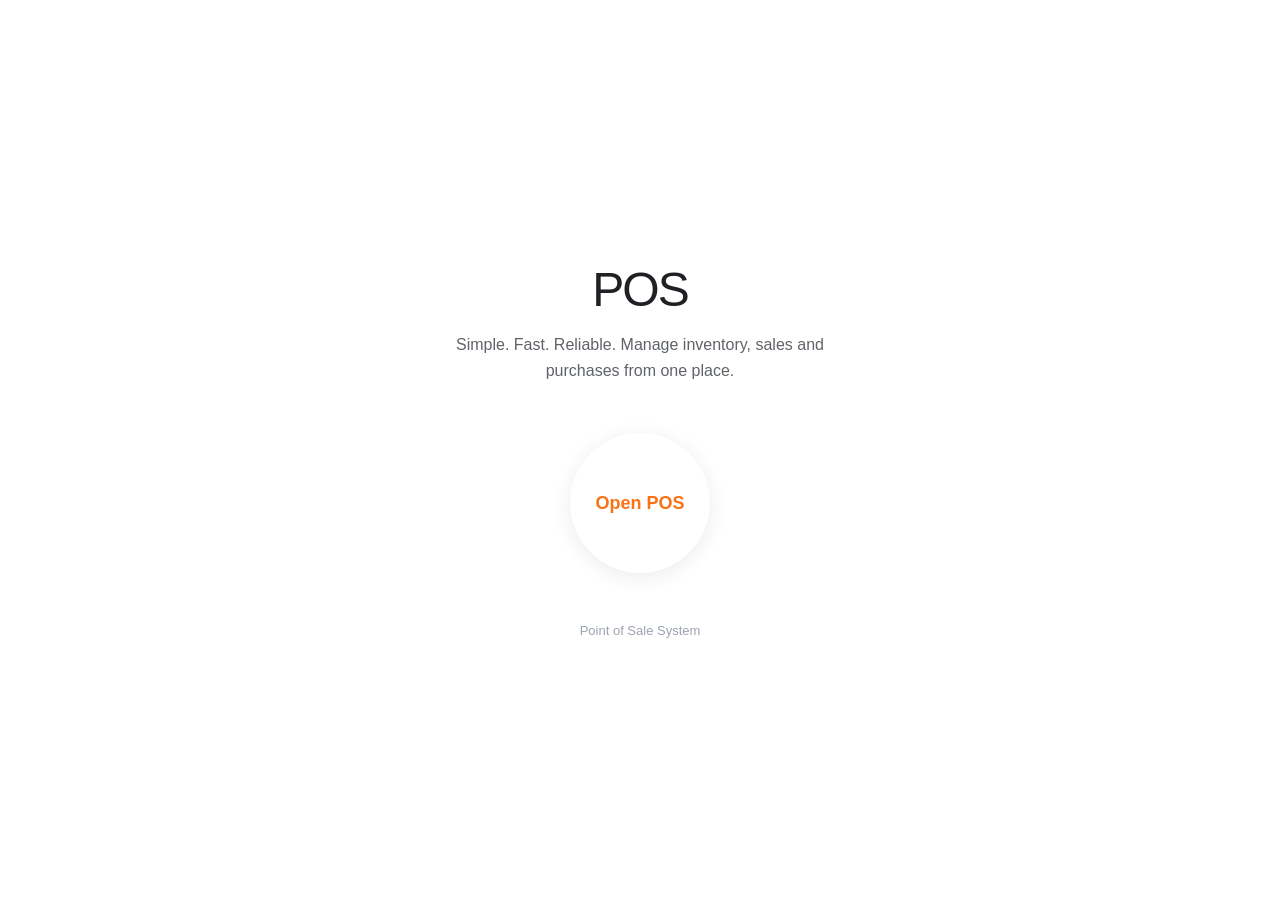
<file: index.html>
<!DOCTYPE html>
<html lang="en">
<head>

<meta charset="UTF-8">
<meta name="viewport" content="width=device-width, initial-scale=1.0">

<title>POS System</title>


<link rel="stylesheet" href="CSS/styles.css">

<link rel="stylesheet"
href="https://cdnjs.cloudflare.com/ajax/libs/font-awesome/6.5.1/css/all.min.css">
</head>
<body>

<header class="topbar">

<button id="menuBtn">
<i class="fas fa-bars"></i>
</button>

<div class="logo">
<p class="babage">BABAGE</p>
<p class="babage">pos</p>

</div>

<div class="clockdiv">
    <p id="clock"></p>
    <p class="developer"> By Babbage Zambia</p>
    <p class="developer"> +260772250680</p>
</div>

</header>

<div class="container">

<aside class="sidebar" id="sidebar">
    <div class="dev-brand">
<p class="babage">BABBAGE</p>
<p class="babage">pos</p>

</div>

<nav>

<a href="sales.html">

<i class="fas fa-history"></i>

Sales History

</a>

<a href="products.html">
<i class="fas fa-box"></i>
Products
</a>
<a href="#">
<i class="fas fa-users"></i>
Customers
</a>
<a href="purchase.html">
<i class="fas fa-chart-line"></i>
Purchase
</a>
<a href="reports.html">
<i class="fas fa-chart-line"></i>
Reports
</a>

<a href="#" id="settingsLink">
    <i class="fas fa-cog"></i>
    Settings
</a>

<a href="addprods.html">
<i class="fas fa-plus-circle"></i>
Add Product
</a>
<a class="logout-btn" onclick="logoutUser()">
    <i class="fa-solid fa-right-from-bracket" id="i"></i>
    Logout
</a>

</nav>

</aside>

<main class="main">

<section class="products">

<div class="toolbar">

<input
type="text"
placeholder="Search products..."
id="search" class="search">

<select id="categoryFilter">
    <option value="all">All Categories</option>
</select>

</div>

<div class="product-grid" id="productGrid">
</div>

</section>

<section class="cart">

<h2>Cart</h2>

<div id="cartItems">

<p class="empty">
No products selected
</p>

</div>

<div class="cart-footer">

<h3>
Total:
<span id="total">
K0.00
</span>
</h3>
<button class="checkout" id="clearCartBtn" style="background-color: rgb(226, 226, 226); color: red;">
Clear Cart
</button>
<button class="checkout"  id="checkoutBtn">
Checkout
</button>

</div>

</section>

</main>

</div>
<!-- CHECKOUT MODAL -->

<div class="modal" id="checkoutModal">

    <div class="modal-content">

        <div class="modal-header">

            <h2>Checkout</h2>

            <button id="closeModal">
                ×
            </button>

        </div>

        <div class="modal-body">

            <div class="form-group">

                <label>Total Amount</label>

                <input
                    type="text"
                    id="checkoutTotal"
                    readonly>

            </div>

            <div class="form-group">

                <label>Cash Received</label>

                <input
                    type="number"
                    id="cashReceived"
                    placeholder="Enter amount">

            </div>

            <div class="form-group">

                <label>Change</label>

                <input
                    type="text"
                    id="changeAmount"
                    readonly>

            </div>

            <button
                id="completeSaleBtn"
                class="complete-sale">

                Complete Sale

            </button>

        </div>

    </div>

</div>

<!-- RECEIPT MODAL -->

<div class="modal" id="receiptModal">

    <div class="modal-content">

        <div id="receiptContent">

            <div class="receipt-header">

                <h2 id="receiptBusinessName">
                    MY STORE
                </h2>

                <p id="receiptAddress"></p>

                <p id="receiptPhone"></p>

                <hr>

                <p>
                    Receipt No:
                    <span id="receiptNo"></span>
                </p>

                <p>
                    Date:
                    <span id="receiptDate"></span>
                </p>

            </div>

            <div id="receiptItems"></div>

            <hr>

            <div class="receipt-totals">

                <p>
                    Total:
                    <strong id="receiptTotal"></strong>
                </p>

                <p>
                    Paid:
                    <strong id="receiptPaid"></strong>
                </p>

                <p>
                    Change:
                    <strong id="receiptChange"></strong>
                </p>

            </div>

            <hr>

            <p class="receipt-footer">

                Thank you for your purchase.

            </p>

        </div>

        <div class="receipt-actions">

            <button id="printReceiptBtn">

                Print Receipt

            </button>

            <button id="closeReceiptBtn">

                Close

            </button>

        </div>

    </div>

</div>


<!-- SETTINGS MODAL -->

<div class="modal" id="settingsModal">

    <div class="modal-content">

        <div class="modal-header">

            <h2>Business Settings</h2>

            <button id="closeSettingsBtn">
                ×
            </button>

        </div>

        <div class="modal-body">

            <div class="form-group">

                <label>Business Name</label>

                <input
                    type="text"
                    id="businessName">

            </div>

            <div class="form-group">

                <label>Phone Number</label>

                <input
                    type="text"
                    id="businessPhone">

            </div>

            <div class="form-group">

                <label>Address</label>

                <input
                    type="text"
                    id="businessAddress">

            </div>

            <div class="form-group">

                <label>Currency</label>

                <input
                    type="text"
                    id="businessCurrency"
                    placeholder="ZMW">

            </div>

            <div class="form-group">

                <label>Receipt Footer</label>

                <textarea
                    id="receiptFooter"
                    rows="4"></textarea>

            </div>

            <button
                class="complete-sale"
                id="saveSettingsBtn">

                Save Settings

            </button>

        </div>

    </div>

</div>

<!-- ========================================
     GLOBAL MESSAGE MODAL
======================================== -->

<div
class="modal"
id="messageModal">

    <div class="modal-content message-box">

        <h3 id="messageTitle">

            Notification

        </h3>

        <p id="messageText">

        </p>

        <div class="message-actions">

            <button
            id="messageCancel">

                Cancel

            </button>

            <button
            id="messageOk">

                OK

            </button>

        </div>

    </div>

</div>
<script src="JS/auth.js"></script>
<script src="JS/lOut.js"></script>
<script src="JS/products.js"></script>
<script src="JS/app.js"></script>
<!--<script src="JS/products.js"></script>-->
</body>
</html>
</file>
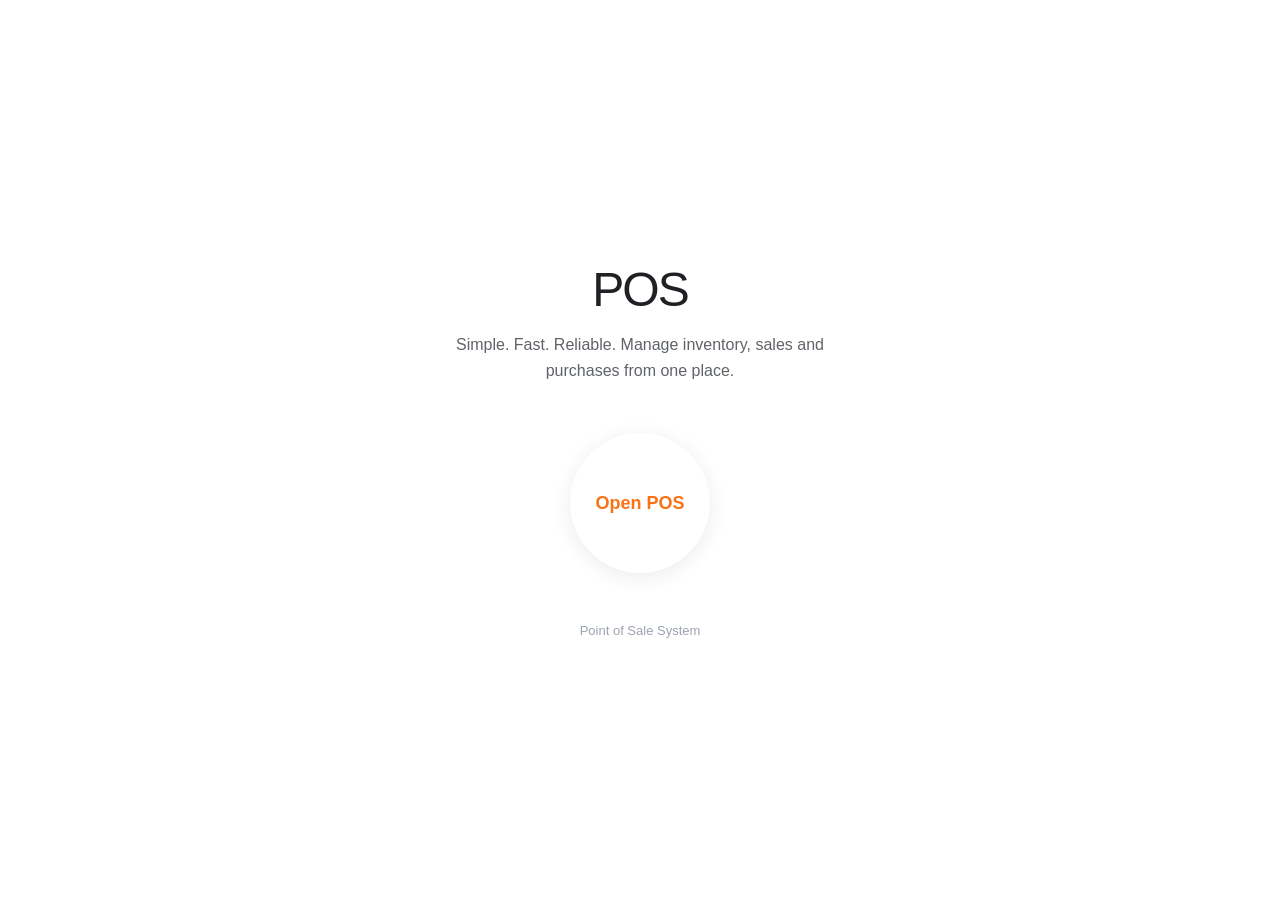
<file: addprods.html>
<!DOCTYPE html>
<html lang="en">

<head>

<meta charset="UTF-8">

<meta
name="viewport"
content="width=device-width, initial-scale=1.0">

<title>Add Product</title>

<link
rel="stylesheet"
href="CSS/add-products.css">

</head>

<body>

<div class="container">

    <div class="card">

        <!-- HEADER -->

        <div class="header">

            <div>

                <h1>
                    Add Product
                </h1>

                <p>
                    Create a new inventory item
                </p>

            </div>

            <a href="index.html">

                Back To POS

            </a>

        </div>

        <!-- PROGRESS BAR -->

        <div class="progress-wrapper">

            <div class="progress-line">

                <div
                    id="progressFill"
                    class="progress-fill">

                </div>

            </div>

            <div class="steps-nav">

                <div class="nav-step active">

                    <span>1</span>

                    <small>Product</small>

                </div>

                <div class="nav-step">

                    <span>2</span>

                    <small>Pricing</small>

                </div>

                <div class="nav-step">

                    <span>3</span>

                    <small>Stock</small>

                </div>

                <div class="nav-step">

                    <span>4</span>

                    <small>Review</small>

                </div>

            </div>

        </div>

        <!-- FORM -->

        <form id="productForm">

            <div class="form-stage">

                <!-- STEP 1 -->

                <div class="step active">

                    <h2>
                        Product Information
                    </h2>

                    <div class="form-group">

                        <label>

                            Product Name

                        </label>

                        <input
                            type="text"
                            id="productName"
                            placeholder="Enter product name"
                            required>

                    </div>

                    <div class="form-group">

                        <label>

                            Category

                        </label>

                        <input
                            type="text"
                            id="productCategory"
                            placeholder="Enter category"
                            required>

                    </div>

                </div>

                <!-- STEP 2 -->

                <div class="step">

                    <h2>
                        Pricing Information
                    </h2>

                    <div class="form-group">

                        <label>

                            Cost Price

                        </label>

                        <input
                        type="text"
                        id="costPrice"
                        placeholder="0.00"
                        step="0.01">

                    </div>

                    <div class="form-group">

                        <label>

                            Selling Price

                        </label>

                        <input
                            type="text"
                            id="sellingPrice"
                            placeholder="0.00"
                            step="0.01">

                    </div>

                    <div class="profit-card">

                        <div class="profit-item">

                            <span>

                                Profit Per Unit

                            </span>

                            <h3 id="profitAmount">

                                K0.00

                            </h3>

                        </div>

                        <div class="profit-item">

                            <span>

                                Profit Margin

                            </span>

                            <h3 id="profitMargin">

                                0%

                            </h3>

                        </div>

                    </div>

                </div>

                <!-- STEP 3 -->

                <div class="step">

                    <h2>
                        Stock Information
                    </h2>

                    <div class="form-group">

                        <label>

                            Opening Stock Quantity

                        </label>

                        <input
                            type="number"
                            id="stockQty"
                            placeholder="Enter quantity"
                            required>

                    </div>

                </div>

                <!-- STEP 4 -->

                <div class="step">

                    <h2>
                        Product Review
                    </h2>

                    <div class="form-group">

                        <label>

                            Product Image URL

                        </label>

                        <input
                            type="text"
                            id="productImage"
                            placeholder="https://example.com/image.jpg">

                    </div>

                    <div class="image-preview">

                        <img
                            id="previewImage"
                            src="images/noimage.webp"
                            alt="Product Preview" width="120px">

                    </div>

                    <div class="review-card">

                        <h3
                            style="
                            margin-bottom:15px;
                            color:#0f172a;">

                            Product Summary

                        </h3>

                        <div id="reviewContent">

                        </div>

                    </div>

                </div>

            </div>

            <!-- ACTION BUTTONS -->

            <div class="form-actions">

                <button
                    type="button"
                    id="prevBtn">

                    Previous

                </button>

                <button
                    type="button"
                    id="nextBtn">

                    Next

                </button>

                <button
                    type="submit"
                    id="submitBtn">

                    Save Product

                </button>

            </div>

        </form>

        <!-- SUCCESS TOAST -->

        <div
            id="toast"
            class="toast">

        </div>

    </div>

</div>
<script src="JS/auth.js"></script>
<script src="JS/apro.js"></script>

</body>

</html>
</file>
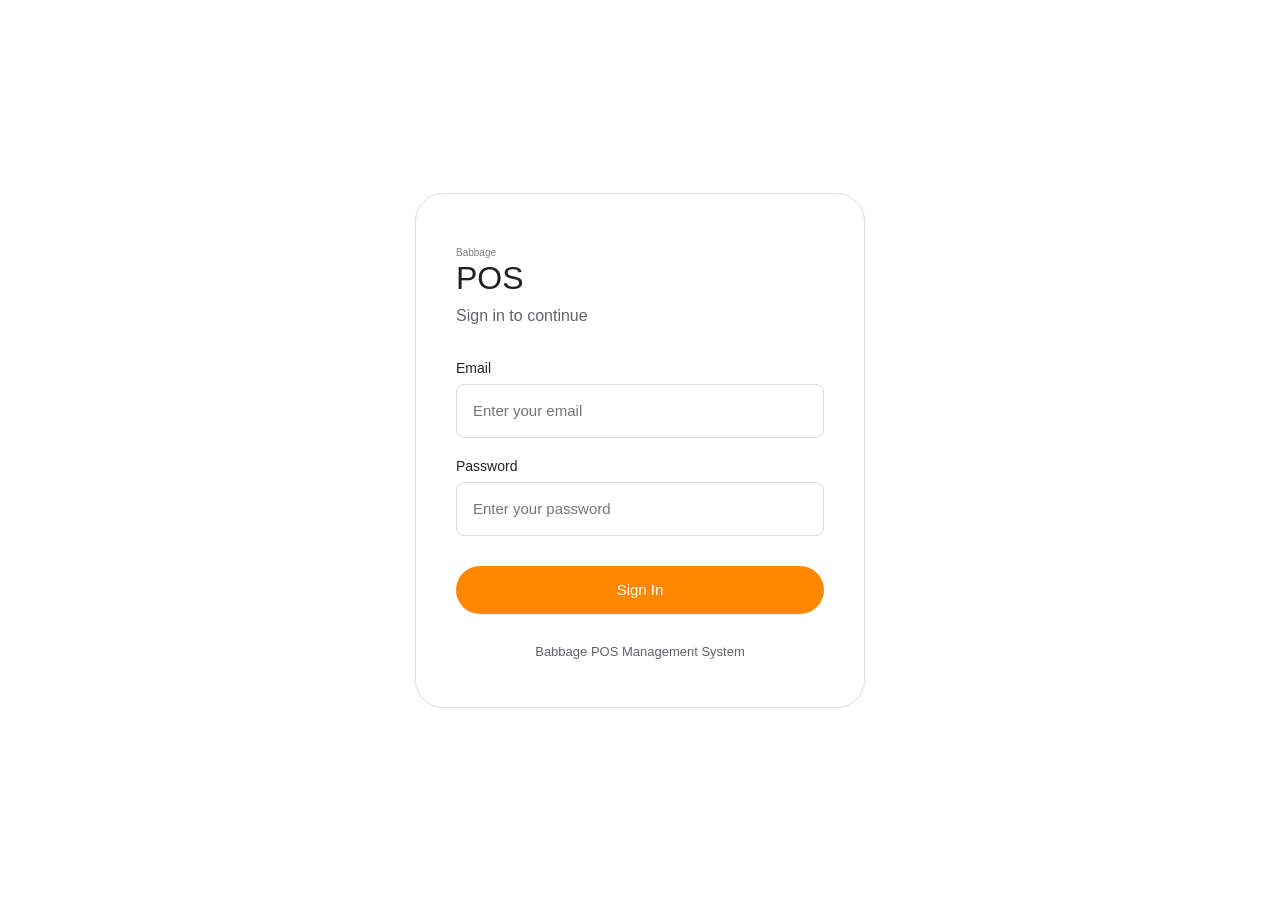
<file: login.html>
<!DOCTYPE html>
<html lang="en">
<head>
<meta charset="UTF-8">
<meta name="viewport" content="width=device-width, initial-scale=1.0">
<title>Babbage POS Login</title>

<link rel="stylesheet" href="CSS/login.css">
</head>
<body>

<div class="login-container">

    <div class="login-card">

        <div class="brand">
            <div><span class="babbage">Babbage</span> <h1>POS</h1></div>
            <p>Sign in to continue</p>
        </div>

        <form id="loginForm">

            <div class="input-group">
                <label>Email</label>
                <input
                    type="text"
                    placeholder="Enter your email"
                    required
                >
            </div>

            <div class="input-group">
                <label>Password</label>
                <input
                    type="password"
                    placeholder="Enter your password"
                    required
                >
            </div>

            <button type="submit">
                Sign In
            </button>

        </form>

        <div class="footer-text">
            Babbage POS Management System
        </div>

    </div>

</div>
<script src="JS/login.js"></script>

</body>
</html>
</file>
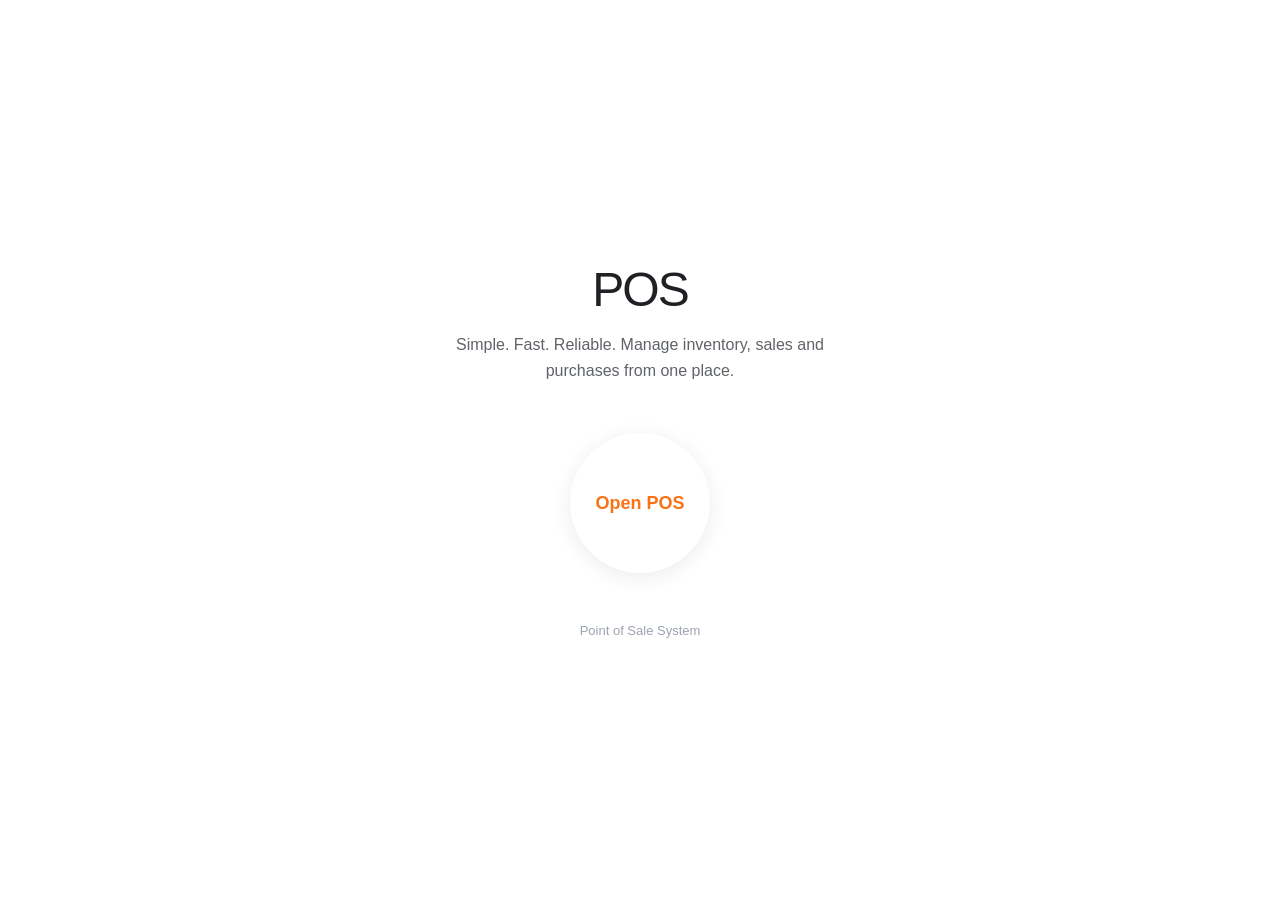
<file: phist.html>
<!DOCTYPE html>
<html lang="en">

<head>

<meta charset="UTF-8">

<meta
name="viewport"
content="width=device-width, initial-scale=1.0">

<title>Purchase History</title>


<link
rel="stylesheet"
href="https://cdnjs.cloudflare.com/ajax/libs/font-awesome/6.5.1/css/all.min.css">

<style>
/* =====================================
   RESET
===================================== */

*{
margin:0;
padding:0;
box-sizing:border-box;
font-family:
"Segoe UI",
Tahoma,
sans-serif;
}

body{
background:#f1f5f9;
padding:20px;
min-height:100vh;
}

/* =====================================
   CONTAINER
===================================== */

.container{
max-width:1300px;
margin:auto;
}

/* =====================================
   HEADER
===================================== */

.header{
display:flex;
justify-content:space-between;
align-items:center;
margin-bottom:20px;
gap:15px;
}

.header h1{
font-size:30px;
color:#0f172a;
}

.header p{
color:#64748b;
font-size:14px;
}

.header a{
background:#eb8525;
color:white;
text-decoration:none;
padding:12px 18px;
border-radius:10px;
font-weight:600;
}

/* =====================================
   CARD
===================================== */

.card{
background:white;
padding:20px;
border-radius:18px;
box-shadow:
0 10px 30px
rgba(0,0,0,.08);
}

/* =====================================
   TOOLBAR
===================================== */

.toolbar{
margin-bottom:20px;
}

.toolbar input{
width:100%;
padding:14px;
border:1px solid #d1d5db;
border-radius:12px;
font-size:15px;
}

/* =====================================
   TABLE
===================================== */

.table-wrapper{
overflow-x:auto;
}

.purchase-table{
width:100%;
border-collapse:collapse;
}

.purchase-table th{
background:#f8fafc;
padding:14px;
text-align:left;
font-size:14px;
border-bottom:1px solid #e2e8f0;
}

.purchase-table td{
padding:14px;
border-bottom:1px solid #e2e8f0;
font-size:14px;
}

.purchase-table tr:hover{
background:#fafafa;
}

/* =====================================
   ACTIONS
===================================== */

.actions{
display:flex;
gap:10px;
}

.action-btn{
border:none;
width:35px;
height:35px;
border-radius:50%;
cursor:pointer;
}

.view-btn{
background:#dbeafe;
color:#2563eb;
}

.print-btn{
background:#dcfce7;
color:#16a34a;
}

.delete-btn{
background:#fee2e2;
color:#dc2626;
}

/* =====================================
   MODAL
===================================== */

.modal{
position:fixed;
top:0;
left:0;
width:100%;
height:100%;
background:
rgba(0,0,0,.5);

display:none;
justify-content:center;
align-items:center;
padding:20px;
z-index:999;
}

.modal.show{
display:flex;
}

.modal-content{
background:white;
width:100%;
max-width:700px;
border-radius:20px;
padding:25px;
max-height:90vh;
overflow-y:auto;
}

.modal-header{
display:flex;
justify-content:space-between;
align-items:center;
margin-bottom:20px;
}

.modal-header button{
border:none;
background:none;
font-size:24px;
cursor:pointer;
}

/* =====================================
   PURCHASE DETAILS
===================================== */

.purchase-detail-item{
display:flex;
justify-content:space-between;
padding:10px 0;
border-bottom:1px solid #f1f5f9;
}

.purchase-total{
margin-top:20px;
padding-top:20px;
border-top:2px solid #e2e8f0;
font-size:20px;
font-weight:bold;
}

/* =====================================
   EMPTY
===================================== */

.empty{
text-align:center;
padding:40px;
color:#94a3b8;
}

/* =====================================
   MOBILE
===================================== */

@media(max-width:768px){

.header{
flex-direction:column;
align-items:flex-start;
}

.header a{
width:100%;
text-align:center;
}

.purchase-table{
font-size:12px;
}

}

</style>

</head>

<body>

<div class="container">

    <div class="header">

        <div>

            <h1>
                Purchase History
            </h1>

            <p>
                Inventory stock-in records
            </p>

        </div>

        <a href="purchase.html">

            New Purchase

        </a>

    </div>

    <div class="card">

        <div class="toolbar">

            <input
            type="text"
            id="searchPurchase"
            placeholder="Search supplier...">

        </div>

        <div
        id="purchaseHistory">

        </div>

    </div>

</div>

<!-- VIEW MODAL -->

<div
class="modal"
id="purchaseModal">

    <div class="modal-content">

        <div class="modal-header">

            <h2>
                Purchase Details
            </h2>

            <button
            id="closePurchaseModal">

                ×

            </button>

        </div>

        <div
        id="purchaseDetails">

        </div>

    </div>

</div>
<script src="JS/auth.js"></script>
<script>
    // =====================================
// ELEMENTS
// =====================================

const purchaseHistory =
document.getElementById(
"purchaseHistory"
);

const searchPurchase =
document.getElementById(
"searchPurchase"
);

const purchaseModal =
document.getElementById(
"purchaseModal"
);

const purchaseDetails =
document.getElementById(
"purchaseDetails"
);

const closePurchaseModal =
document.getElementById(
"closePurchaseModal"
);

// =====================================
// GET PURCHASES
// =====================================

function getPurchases(){

return JSON.parse(

localStorage.getItem(
"pos_purchases"
)

) || [];

}

// =====================================
// DELETE PURCHASE
// =====================================

function deletePurchase(id){

let purchases =
getPurchases();

purchases =
purchases.filter(

purchase =>

purchase.id !== id

);

localStorage.setItem(

"pos_purchases",

JSON.stringify(
purchases
)

);

renderPurchases();

}

// =====================================
// VIEW PURCHASE
// =====================================

function viewPurchase(id){

const purchase =
getPurchases().find(

p => p.id === id

);

if(!purchase) return;

purchaseDetails.innerHTML = `

<h3>
${purchase.id}
</h3>

<p>
Supplier:
<strong>
${purchase.supplier}
</strong>
</p>

<p>
Date:
${new Date(
purchase.date
).toLocaleString()}
</p>

<hr><br>

${purchase.items.map(item => `

<div class="purchase-detail-item">

<div>

${item.name}

</div>

<div>

${item.qty}
×
K${item.costPrice}

</div>

</div>

`).join("")}

<div class="purchase-total">

Total:
K${purchase.total.toFixed(2)}

</div>

`;

purchaseModal
.classList
.add("show");

}

// =====================================
// PRINT PURCHASE
// =====================================

function printPurchase(id){

const purchase =
getPurchases().find(

p => p.id === id

);

if(!purchase) return;

const win =
window.open(
"",
"_blank"
);

win.document.write(`

<h2>
Purchase Receipt
</h2>

<p>
Reference:
${purchase.id}
</p>

<p>
Supplier:
${purchase.supplier}
</p>

<p>
Date:
${new Date(
purchase.date
).toLocaleString()}
</p>

<hr>

${purchase.items.map(item => `

<p>

${item.name}

-

${item.qty}

×

K${item.costPrice}

</p>

`).join("")}

<hr>

<h3>

Total:
K${purchase.total.toFixed(2)}

</h3>

`);

win.print();

}

// =====================================
// RENDER
// =====================================

function renderPurchases(){

const purchases =
getPurchases();

if(
purchases.length === 0
){

purchaseHistory.innerHTML = `

<p class="empty">

No purchases found

</p>

`;

return;

}

purchaseHistory.innerHTML = `

<div class="table-wrapper">

<table
class="purchase-table">

<thead>

<tr>

<th>Date</th>

<th>Reference</th>

<th>Supplier</th>

<th>Items</th>

<th>Total</th>

<th>Actions</th>

</tr>

</thead>

<tbody>

${purchases.map(purchase => `

<tr>

<td>

${new Date(
purchase.date
).toLocaleDateString()}

</td>

<td>

${purchase.id}

</td>

<td>

${purchase.supplier}

</td>

<td>

${purchase.items.length}

</td>

<td>

K${purchase.total.toFixed(2)}

</td>

<td>

<div class="actions">

<button
class="action-btn view-btn"
onclick="viewPurchase('${purchase.id}')">

👁

</button>

<button
class="action-btn print-btn"
onclick="printPurchase('${purchase.id}')">

🖨

</button>

<button
class="action-btn delete-btn"
onclick="deletePurchase('${purchase.id}')">

🗑

</button>

</div>

</td>

</tr>

`).join("")}

</tbody>

</table>

</div>

`;

}

// =====================================
// SEARCH
// =====================================

if(searchPurchase){

searchPurchase.addEventListener(

"input",

() => {

const keyword =
searchPurchase.value
.toLowerCase();

const purchases =
getPurchases();

const filtered =
purchases.filter(

purchase =>

purchase.supplier
.toLowerCase()
.includes(keyword)

||

purchase.id
.toLowerCase()
.includes(keyword)

);

renderFiltered(
filtered
);

}

);

}

function renderFiltered(data){

if(data.length === 0){

purchaseHistory.innerHTML = `

<p class="empty">

No matching purchases

</p>

`;

return;

}

purchaseHistory.innerHTML = `

<div class="table-wrapper">

<table
class="purchase-table">

<thead>

<tr>

<th>Date</th>

<th>Reference</th>

<th>Supplier</th>

<th>Items</th>

<th>Total</th>

<th>Actions</th>

</tr>

</thead>

<tbody>

${data.map(purchase => `

<tr>

<td>
${new Date(
purchase.date
).toLocaleDateString()}
</td>

<td>
${purchase.id}
</td>

<td>
${purchase.supplier}
</td>

<td>
${purchase.items.length}
</td>

<td>
K${purchase.total.toFixed(2)}
</td>

<td>

<div class="actions">

<button
class="action-btn view-btn"
onclick="viewPurchase('${purchase.id}')">

👁

</button>

<button
class="action-btn print-btn"
onclick="printPurchase('${purchase.id}')">

🖨

</button>

<button
class="action-btn delete-btn"
onclick="deletePurchase('${purchase.id}')">

🗑

</button>

</div>

</td>

</tr>

`).join("")}

</tbody>

</table>

</div>

`;

}

// =====================================
// CLOSE MODAL
// =====================================

closePurchaseModal
.addEventListener(

"click",

() => {

purchaseModal
.classList
.remove("show");

}

);

// =====================================
// INITIALIZE
// =====================================

renderPurchases();
</script>

</body>

</html>
</file>
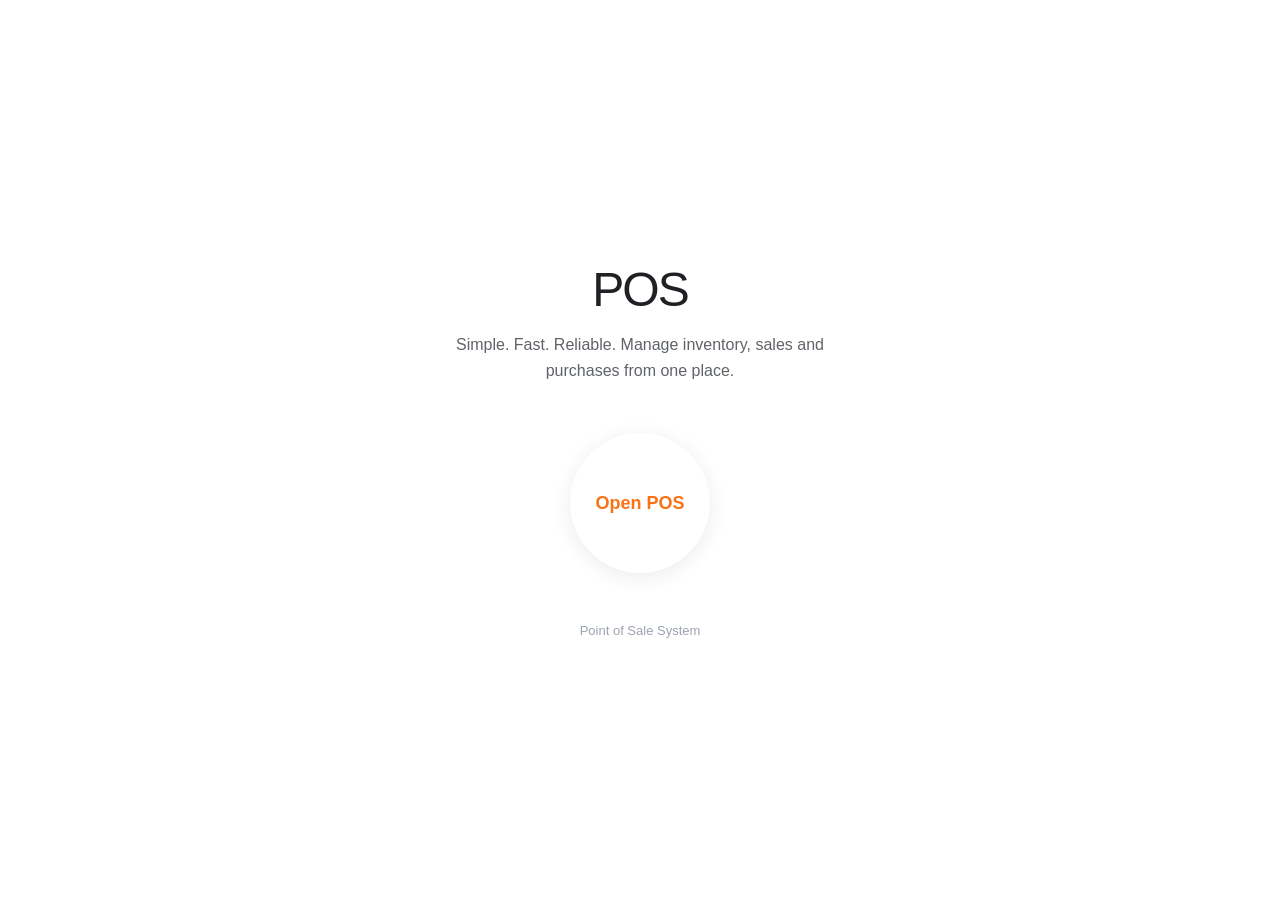
<file: products.html>
<!DOCTYPE html>
<html lang="en">
<head>

<meta charset="UTF-8">
<meta name="viewport"
content="width=device-width, initial-scale=1.0">

<title>Products Management</title>



<link rel="stylesheet"
href="https://cdnjs.cloudflare.com/ajax/libs/font-awesome/6.5.1/css/all.min.css">

<style>

*{
margin:0;
padding:0;
box-sizing:border-box;
font-family:Arial,sans-serif;
}

body{
background:#f4f6f9;
padding:20px;
}

.container{
max-width:1200px;
margin:auto;
}

.header{
display:flex;
justify-content:space-between;
align-items:center;
margin-bottom:20px;
flex-wrap:wrap;
gap:10px;
}

.header h1 {
    color: #696868;
    font-weight: 400;
}

.btn{
padding:10px 16px;
text-decoration:none;
background:#eb9525;
color:white;
border-radius:8px;
}

.add{
background:#929292;
color: #ffffff;
margin: 10px;
}

.toolbar{
margin-bottom:20px;
}

.toolbar input{
width:100%;
padding:12px;
border:1px solid #ddd;
border-radius:8px;
}

.table-wrapper{
background:white;
border-radius:12px;
overflow:auto;
box-shadow:0 3px 12px rgba(0,0,0,.08);
}

table{
width:100%;
border-collapse:collapse;
}

th,
td{
padding:14px;
text-align:left;
border-bottom:1px solid #eee;
}

.action-btn{
border:none;
padding:8px 12px;
cursor:pointer;
border-radius:6px;
margin-right:5px;
}

.edit-btn{
    color: rgb(93, 94, 93);
    padding: 10px;
    background-color: white;
    border-radius: 10px;
    cursor: pointer;
    border: 1px solid rgb(0, 153, 255);
}

.delete-btn{
    color: red;
    padding: 10px;
    background-color: white;
    border-radius: 10px;
    cursor: pointer;
    border: 1px solid rgb(255, 102, 0);
}

.delete-btn, .edit-btn {
    display: n;
}

.modal{
display:none;
position:fixed;
inset:0;
background:rgba(0,0,0,.5);
justify-content:center;
align-items:center;
}

.modal.show{
display:flex;
}

.modal-content{
background:white;
padding:20px;
width:95%;
max-width:500px;
border-radius:12px;
}

.modal-content input{
width:100%;
padding:12px;
margin-bottom:12px;
}

.modal-actions{
display:flex;
gap:10px;
}

.modal-actions button{
flex:1;
padding:12px;
cursor:pointer;
}

/* ========================================
   VIEW BUTTON
======================================== */

.view-btn{

    border:none;

    background:#ececec;

    color:rgb(199, 105, 29);

    width:40px;

    height:40px;

    border-radius:10px;

    cursor:pointer;

}

.view-btn:hover{

    transform:scale(1.05);

}

/* ========================================
   ACTION MODAL
======================================== */

.action-modal{

    width:95%;

    max-width:450px;

    animation:
        dropDown .35s ease;

}

.product-details{

    margin:20px 0;

}

.product-details p{

    padding:12px 0;

    border-bottom:
        1px solid #eee;

}

.action-buttons{

    display:flex;

    gap:10px;

}

.action-buttons button{

    flex:1;

    border:none;

    padding:14px;

    border-radius:10px;

    cursor:pointer;

    font-weight:600;

}

#editProductBtn{

    background:#ffffff;

    color:rgb(33, 172, 142);

}

#deleteProductBtn{

    background:#ffffff;

    color:rgb(212, 56, 56);

}
.klozbat{

    display: flex;
    padding: 10px;
    justify-content: right;
    align-items: center;
    margin-top: 10px;
    border-bottom:1px solid #dadada;
}
#closeActionModal{
    background-color: #ffffff;
    color: #eb9525;
    padding: 5px;
    border: none;
    border-radius: 2px;
    cursor: pointer;
}

@keyframes dropDown{

    from{

        transform:
            translateY(-80px);

        opacity:0;

    }

    to{

        transform:
            translateY(0);

        opacity:1;

    }

}

</style>

</head>

<body>

<div class="container">

    <div class="header">

        <h1>

            Product Management

        </h1>

        <div>

            <a
                href="addprods.html"
                class="btn add">

                <i class="fas fa-plus"></i>

                Add Product

            </a>

            <a
                href="index.html"
                class="btn">

                Back To POS

            </a>

        </div>

    </div>

    <div class="toolbar">

        <input
            type="text"
            id="productSearch"
            placeholder="Search products...">

    </div>

    <div class="table-wrapper">

        <table>

            <thead>

                <tr>

                    <th>Name</th>

                    <th>Category</th>

                    <th>Cost</th>

                    <th>Price</th>

                    <th>Stock</th>

                    <th>Actions</th>

                </tr>

            </thead>

            <tbody id="productsTableBody">

            </tbody>

        </table>

    </div>

</div>

<!-- EDIT MODAL -->

<div
    class="modal"
    id="editModal">

    <div class="modal-content">

        <h2>

            Edit Product

        </h2>

        <input
            type="hidden"
            id="editId">

        <input
            type="text"
            id="editName"
            placeholder="Product Name">

        <input
            type="text"
            id="editCategory"
            placeholder="Category">

        <input
            type="number"
            id="editCostPrice"
            placeholder="Cost Price">

        <input
            type="number"
            id="editSellingPrice"
            placeholder="Selling Price">

        <input
            type="number"
            id="editStock"
            placeholder="Stock">

        <div class="modal-actions">

            <button
                id="saveEditBtn">

                Save

            </button>

            <button
                id="closeModalBtn">

                Cancel

            </button>

        </div>

    </div>

</div>

<!-- PRODUCT ACTION MODAL -->

<div
    class="modal"
    id="productActionModal">

    <div class="modal-content action-modal">

        <div class="modal-header">

            <h2 id="actionProductName">

                Product

            </h2>

         
            <div class="klozbat">   
                
                <button
                id="closeActionModal">

                x

            </button>
        </div>

        </div>

        <div class="product-details">

            <p>

                <strong>Category:</strong>

                <span id="actionCategory"></span>

            </p>

            <p>

                <strong>Cost Price:</strong>

                <span id="actionCost"></span>

            </p>

            <p>

                <strong>Selling Price:</strong>

                <span id="actionPrice"></span>

            </p>

            <p>

                <strong>Stock:</strong>

                <span id="actionStock"></span>

            </p>

        </div>

        <div class="action-buttons">

            <button
                id="editProductBtn">

                <i class="fas fa-pen"></i>

                Edit

            </button>

            <button
                id="deleteProductBtn">

                <i class="fas fa-trash"></i>

                Delete

            </button>

        </div>

    </div>

</div>
<script src="JS/auth.js"></script>
<script src="JS/products-page.js"></script>

</body>
</html>
</file>
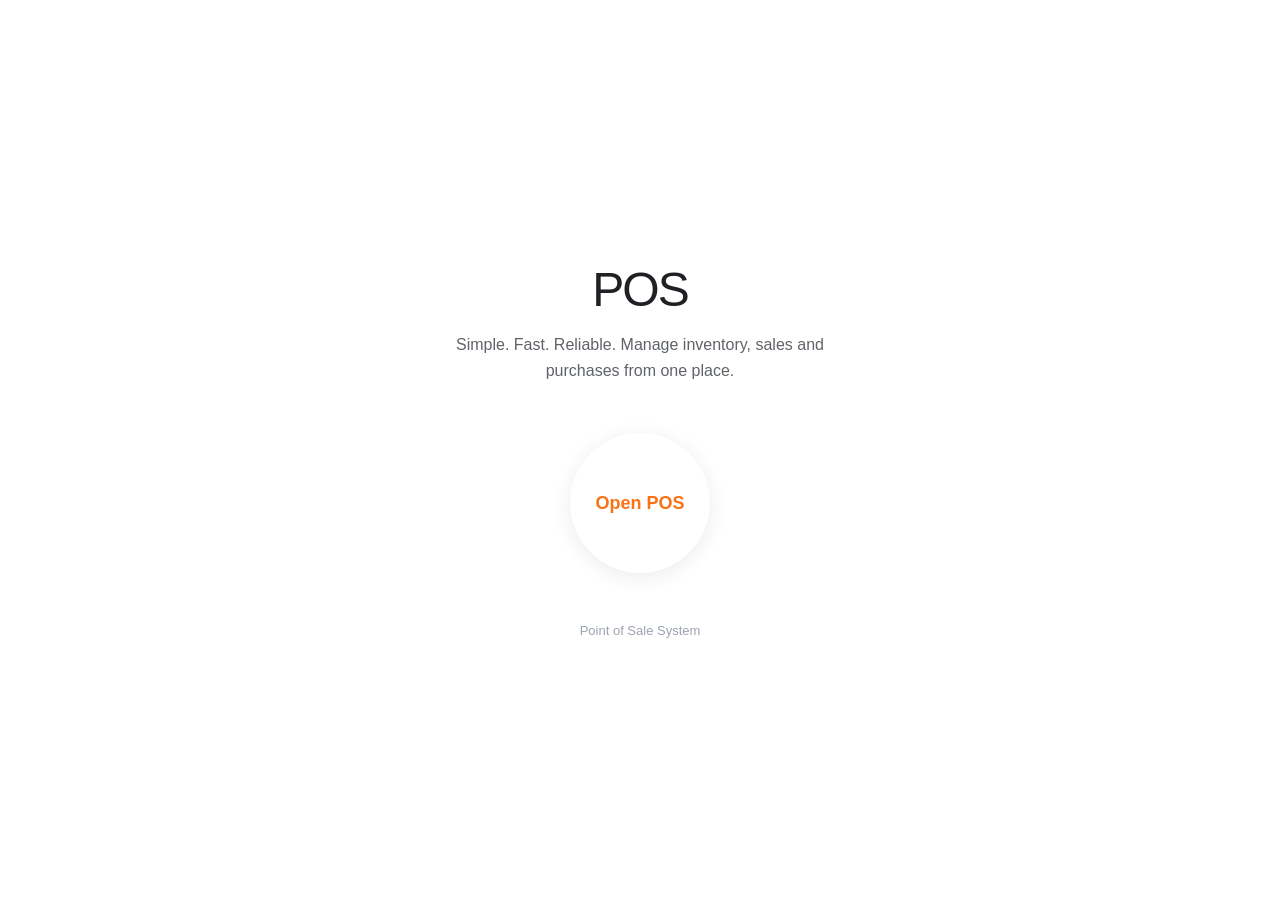
<file: purchase.html>
<!DOCTYPE html>
<html lang="en">

<head>

<meta charset="UTF-8">

<meta
name="viewport"
content="width=device-width, initial-scale=1.0">

<title>Purchase Inventory</title>

<link
rel="stylesheet"
href="CSS/purchase.css">

<link
rel="stylesheet"
href="https://cdnjs.cloudflare.com/ajax/libs/font-awesome/6.5.1/css/all.min.css">

</head>

<body>

<div class="purchase-page">

    <!-- HEADER -->

    <header class="purchase-header">

        <div>

            <h1>
                Purchase Inventory
            </h1>

            <p>
                Receive stock from suppliers
            </p>

        </div>

        <div class="header-actions">

            <a href="index.html">

                <i class="fas fa-cash-register"></i>

                POS

            </a>

            <a href="phist.html">

                <i class="fas fa-history"></i>

                Purchase History

            </a>

        </div>

    </header>

    <!-- TOP SECTION -->

    <section class="top-bar">

        <div class="supplier-box">

            <label>

                Supplier

            </label>

            <input
                type="text"
                id="supplierName"
                placeholder="Supplier name">

        </div>

        <div class="search-box">

            <label>

                Search Product

            </label>

            <input
                type="text"
                id="purchaseSearch"
                placeholder="Search inventory">

        </div>

    </section>

    <!-- MAIN CONTENT -->

    <section class="purchase-layout">

        <!-- PRODUCTS -->

        <div class="products-panel">

            <div class="panel-title">

                <h2>

                    Inventory Products

                </h2>

                <span id="productCount">

                    0 Products

                </span>

            </div>

            <div
                id="purchaseProductGrid"
                class="purchase-product-grid">

            </div>

        </div>

        <!-- PURCHASE CART -->

        <div class="cart-panel">

            <div class="panel-title">

                <h2>

                    Purchase Cart

                </h2>

            </div>

            <div
                id="purchaseItems"
                class="purchase-items">

                <div class="empty-state">

                    <i class="fas fa-cart-plus"></i>

                    <p>

                        No items added

                    </p>

                </div>

            </div>

            <div class="cart-footer">

                <div class="purchase-total">

                    <span>

                        Total Purchase

                    </span>

                    <h2
                        id="purchaseTotal">

                        K0.00

                    </h2>

                </div>

                <button
                    id="completePurchaseBtn">

                    <i class="fas fa-check-circle"></i>

                    Complete Purchase

                </button>

            </div>

        </div>

    </section>

</div>

<script src="JS/auth.js"></script>
<script src="JS/products.js"></script>
<script src="JS/puchase.js"></script>

</body>

</html>
</file>
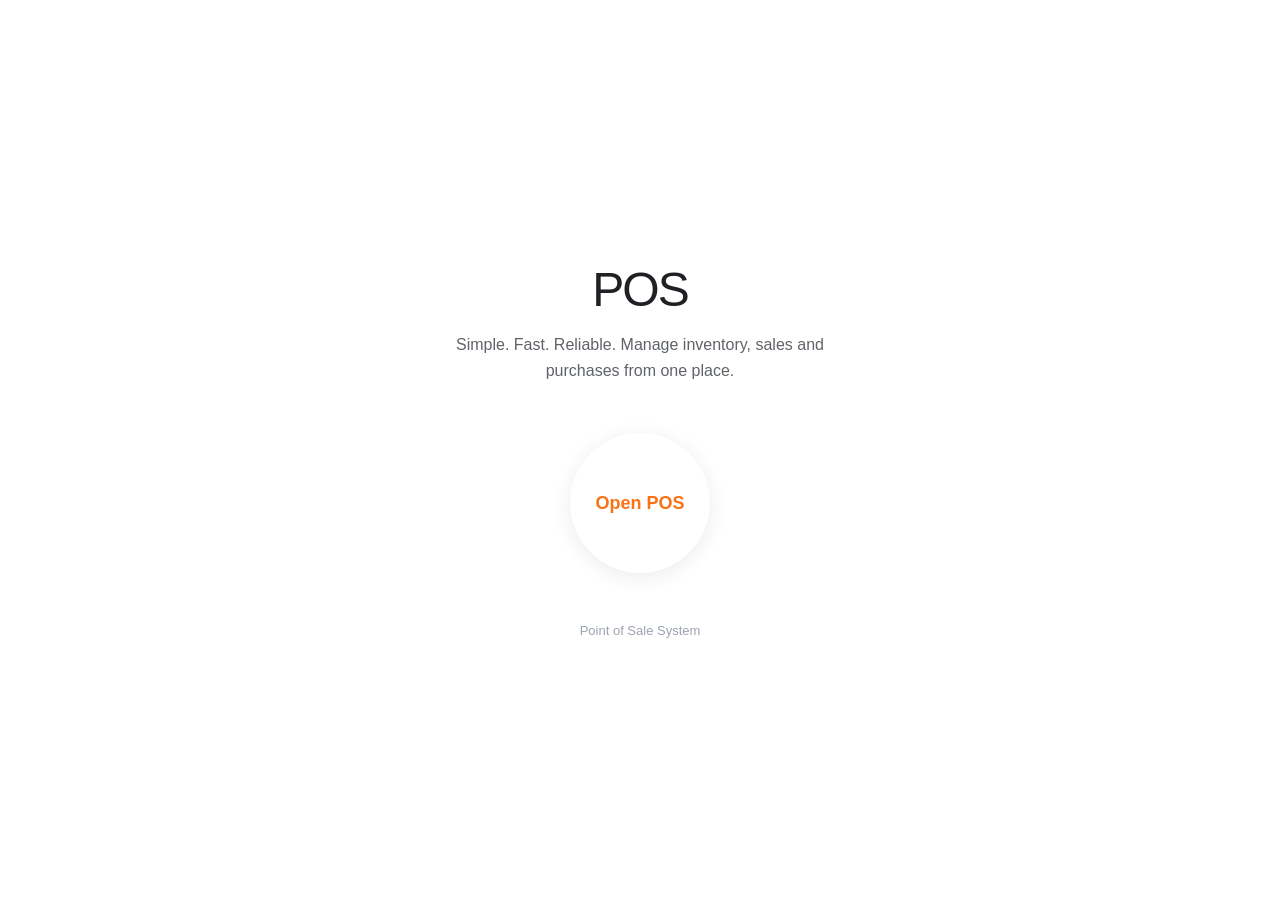
<file: sales.html>
<!DOCTYPE html>
<html lang="en">
<head>

<meta charset="UTF-8">

<meta name="viewport"
content="width=device-width,initial-scale=1.0">

<title>Sales History</title>

<link rel="stylesheet"
href="CSS/sales-history.css">

<link rel="stylesheet"
href="https://cdnjs.cloudflare.com/ajax/libs/font-awesome/6.5.1/css/all.min.css">

</head>

<body>

<div class="container">

    <div class="header">

        <h1>

            Sales History

        </h1>

        <a
            href="index.html"
            class="back-btn">

            Back To POS

        </a>

    </div>


    <div class="filters">

        <input
            type="text"
            id="searchSale"
            placeholder="Search Receipt">

    </div>

    <div class="stats">

        <div class="card">

            <h3>

                Transactions

            </h3>

            <p id="totalTransactions">
                0
            </p>

        </div>

        <div class="card">

            <h3>

                Revenue

            </h3>

            <p id="totalRevenue">
                K0.00
            </p>

        </div>

        <div class="card">

    <h3>

        Today's Sales

    </h3>

    <p id="todaySales">

        K0.00

    </p>

</div>

<div class="card">

    <h3>

        Monthly Sales

    </h3>

    <p id="monthlySales">

        K0.00

    </p>

</div>

    </div>

    <div id="salesContainer">

    </div>

</div>

<!--CONFIRMATION MODAL-->

<div
    class="confirm-modal"
    id="confirmModal">

    <div class="confirm-box">

        <h3 id="confirmTitle">

            Confirm Action

        </h3>

        <p id="confirmMessage">

            Are you sure?

        </p>

        <div class="confirm-actions">

            <button
                id="confirmCancel">

                Cancel

            </button>

            <button
                id="confirmOk">

                OK

            </button>

        </div>

    </div>

</div>
<!--END OF CONFIRMATION MODAL-->
<script src="JS/auth.js"></script>
<script src="JS/sales-history.js"></script>

</body>
</html>
</file>
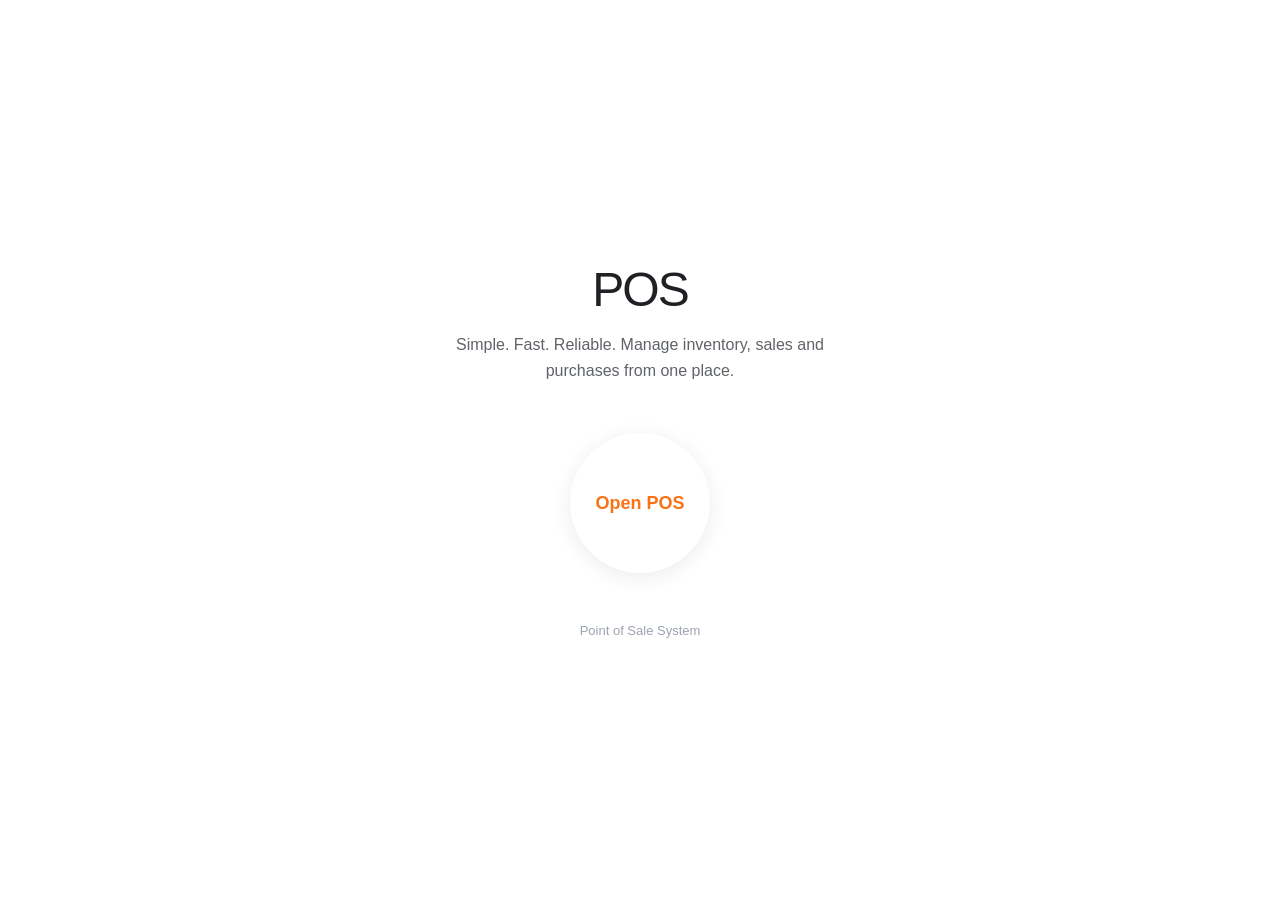
<file: welcome.html>
<!DOCTYPE html>
<html lang="en">
<head>

<meta charset="UTF-8">

<meta
name="viewport"
content="width=device-width, initial-scale=1.0">

<title>Welcome</title>

<style>

/* ==========================
   RESET
========================== */

*{
margin:0;
padding:0;
box-sizing:border-box;
font-family:
Arial,
Helvetica,
sans-serif;
}

/* ==========================
   PAGE
========================== */

body{

height:100vh;

display:flex;

justify-content:center;

align-items:center;

background:#ffffff;

color:#202124;

}

/* ==========================
   CONTENT
========================== */

.container{

display:flex;

flex-direction:column;

align-items:center;

text-align:center;

padding:20px;

}

.logo{

font-size:48px;

font-weight:300;

letter-spacing:-2px;

margin-bottom:15px;

color:#202124;

}

.subtitle{

font-size:16px;

color:#5f6368;

margin-bottom:50px;

max-width:400px;

line-height:1.6;

}

/* ==========================
   ROUND BUTTON
========================== */

.pos-btn{

width:140px;

height:140px;

border:none;

border-radius:50%;

background:#ffffff;

color:#f97316;

font-size:18px;

font-weight:600;

cursor:pointer;

box-shadow:
0 4px 20px
rgba(0,0,0,.08);

transition:.3s;

display:flex;

justify-content:center;

align-items:center;

text-decoration:none;

}

.pos-btn:hover{

transform:
translateY(-5px);

box-shadow:
0 15px 40px
rgba(0,0,0,.12);

background:#fff7ed;

}

.pos-btn:active{

transform:
scale(.98);

}

.footer{

margin-top:50px;

font-size:13px;

color:#9ca3af;

}

</style>

</head>

<body>

<div class="container">

    <h1 class="logo">
        POS
    </h1>

    <p class="subtitle">
        Simple. Fast. Reliable.
        Manage inventory, sales and purchases
        from one place.
    </p>

    <a
    href="login.html"
    class="pos-btn">

        Open POS

    </a>

    <div class="footer">
        Point of Sale System
    </div>

</div>

</body>
</html>
</file>
<file: CSS/styles.css>
/* ==========================================
   POS SYSTEM - PROFESSIONAL RESPONSIVE CSS
   Mobile First Design
========================================== */

:root{

    --primary:#f59e0b;
    --primary-dark:#d97706;

    --success:#10b981;
    --danger:#ef4444;

    --bg:#f8fafc;
    --card:#ffffff;

    --text:#0f172a;
    --muted:#64748b;

    --border:#e2e8f0;

    --shadow:
    0 4px 12px rgba(0,0,0,.05);

    --shadow-lg:
    0 12px 30px rgba(0,0,0,.08);

    --radius:16px;

    --transition:.25s ease;
}

.product-grid::-webkit-scrollbar,
#cartItems::-webkit-scrollbar{
    width:8px;
}

.product-grid::-webkit-scrollbar-thumb,
#cartItems::-webkit-scrollbar-thumb{
    background:#cbd5e1;
    border-radius:20px;
}

.product-grid::-webkit-scrollbar-thumb:hover,
#cartItems::-webkit-scrollbar-thumb:hover{
    background:#94a3b8;
}

/* ==========================================
   RESET
========================================== */

*{
    margin:0;
    padding:0;
    box-sizing:border-box;
}

html{
    scroll-behavior:smooth;
}

body{

    font-family:
    "Segoe UI",
    Tahoma,
    Geneva,
    Verdana,
    sans-serif;

    background:var(--bg);
    color:var(--text);

    min-height:100vh;

    overflow-x:hidden;
}

img{
    max-width:100%;
    display:block;
}

button,
input,
select,
textarea{
    font:inherit;
}

/* ==========================================
   TOP BAR
========================================== */

.topbar{

    height:70px;

    background:white;

    display:flex;
    align-items:center;
    justify-content:space-between;

    padding:0 20px;

    border-bottom:1px solid var(--border);

    position:sticky;
    top:0;
    z-index:100;
}

.logo{

    font-size:22px;
    font-weight:700;

    color:var(--text);
}

.logo h3{

    font-size:13px;
    font-weight:500;

    color:var(--muted);
}

#menuBtn{

    display:none;

    border:none;
    background:none;

    font-size:24px;

    cursor:pointer;

    color:var(--text);
}

/* ==========================================
   LAYOUT
========================================== */

.container{

    display:flex;

    min-height:
    calc(100vh - 70px);
}

/* ==========================================
   SIDEBAR
========================================== */

/* ======================================
   SIDEBAR
====================================== */

.sidebar{
width:260px;
background:#fff;
border-right:1px solid #e5e7eb;

height:calc(100vh - 70px);
overflow-y:auto;

padding:15px 0;

scrollbar-width:thin;
scrollbar-color:#cbd5e1 #f8fafc;
}

/* Links */

.sidebar nav{
display:flex;
flex-direction:column;
gap:5px;
padding:0 10px;
}

.sidebar nav a{
display:flex;
align-items:center;
gap:12px;

padding:14px 16px;

text-decoration:none;
color:#334155;

border-radius:12px;

font-weight:500;

transition:.3s;
}

.sidebar nav a:hover{
background:#f1f5f9;
color: #eb8525;;

}

.sidebar nav a.active{
background:#eb8525;
color:#fff;
}

/* Scrollbar */

.sidebar::-webkit-scrollbar{
width:8px;
}

.sidebar::-webkit-scrollbar-track{
background:#f8fafc;
}

.sidebar::-webkit-scrollbar-thumb{
background:#cbd5e1;
border-radius:20px;
}

.sidebar::-webkit-scrollbar-thumb:hover{
background:#94a3b8;
}
/* ==========================================
   MAIN CONTENT
========================================== */

.main{

    flex:1;

    display:grid;

    grid-template-columns:
    2fr 1fr;

    gap:20px;

    padding:20px;

    overflow-y:auto;
}

/* ==========================================
   CARDS
========================================== */

.products,
.cart{

    background:var(--card);

    border-radius:var(--radius);

    box-shadow:var(--shadow);

    padding:20px;
}

/* ==========================================
   TOOLBAR
========================================== */
.toolbar input{
    display: block;
}
.toolbar{

    display:flex;
    flex-direction: row;
    gap:12px;

    margin-bottom:20px;
    
}

.toolbar input,
.toolbar select{

    border:
    1px solid var(--border);

    border-radius:12px;

    padding:12px 14px;

    background:white;

    width:100%;
}


/* ==========================================
   PRODUCTS GRID
========================================== */

.product-grid{

    display:grid;

    grid-template-columns:
    repeat(auto-fit,minmax(180px,1fr));

    gap:15px;
}

/* ==========================================
   PRODUCT CARD
========================================== */

.product-card{

    border:
    1px solid var(--border);

    border-radius:14px;

    padding:18px;

    background:white;

    transition:
    var(--transition);

    cursor:pointer;
    max-height:240px;
}

.product-card:hover{

    transform:
    translateY(-4px);

    box-shadow:
    var(--shadow-lg);
}

.product-card h3{

    margin-bottom:10px;

    font-size:16px;
}

.product-price{

    margin:10px 0;

    color:var(--primary-dark);

    font-weight:700;
}

.product-card button{

    width:100%;

    border:none;

    background:#f8fafc;

    border-top:
    1px solid var(--border);

    padding:12px;

    cursor:pointer;

    transition:
    var(--transition);

    margin-top:10px;

    border-radius:10px;
}

.product-card button:hover{

    background:var(--text);

    color:var(--primary);
}

/* ==========================================
   CART
========================================== */

.cart{

    display:flex;
    flex-direction:column;
}

#cartItems{

    flex:1;

    overflow-y:auto;
}

.cart-item{

    display:flex;

    justify-content:space-between;

    align-items:center;

    gap:10px;

    flex-wrap:wrap;

    padding:14px 0;

    border-bottom:
    1px solid var(--border);
}

.cart-left h4{

    font-size:15px;
}

.cart-left p{

    font-size:13px;

    color:var(--muted);
}

.cart-footer{

    border-top:
    1px solid var(--border);

    padding-top:15px;
}

.checkout{

    width:100%;

    border:none;

    background:#f59e0b;

    color:white;

    padding:14px;

    border-radius:12px;

    cursor:pointer;

    font-weight:600;

    margin-top:10px;
}

.checkout:hover{

    opacity:.9;
}

.empty{

    text-align:center;

    padding:40px 10px;

    color:var(--muted);
}

/* ==========================================
   QUANTITY CONTROLS
========================================== */

.qty-controls{

    display:flex;

    align-items:center;

    gap:8px;
}

.qty-btn{

    width:34px;
    height:34px;

    border:none;

    background:#fff7ed;

    color:var(--primary-dark);

    border-radius:8px;

    cursor:pointer;

    font-weight:bold;
}

.qty-input{

    width:70px;

    height:34px;

    text-align:center;

    border:
    none;

    border-radius:8px;

    outline:none;
}

.remove-btn{

    border:none;

    background:#fef2f2;

    color:var(--danger);

    padding:8px 10px;

    border-radius:8px;

    cursor:pointer;
}

/* ==========================================
   MODAL
========================================== */

.modal{

    position:fixed;

    inset:0;

    background:
    rgba(0,0,0,.55);

    display:none;

    align-items:center;
    justify-content:center;

    padding:20px;

    z-index:999;
}

.modal.show{

    display:flex;
}

.modal-content{

    width:100%;

    max-width:500px;

    max-height:90vh;

    overflow-y:auto;

    background:white;

    border-radius:16px;

    box-shadow:
    var(--shadow-lg);
}

.modal-header{

    display:flex;

    justify-content:space-between;

    align-items:center;

    padding:20px;

    border-bottom:
    1px solid var(--border);
}

.modal-header button{

    border:none;

    background:none;

    font-size:24px;

    cursor:pointer;
}

.modal-body{

    padding:20px;
}

/* ==========================================
   FORM
========================================== */

.form-group{

    margin-bottom:16px;
}

.form-group label{

    display:block;

    margin-bottom:8px;

    font-weight:600;
}

.form-group input,
textarea{

    width:100%;

    border:
    1px solid var(--border);

    border-radius:10px;

    padding:12px;
}

textarea{

    resize:vertical;

    min-height:100px;
}

.complete-sale{

    width:100%;

    border:none;

    background:#f59e0b;

    color:white;

    padding:14px;

    border-radius:12px;

    cursor:pointer;

    font-weight:600;
}

/* ==========================================
   RECEIPT
========================================== */

.receipt-header{

    text-align:center;

    margin-bottom:20px;
}

.receipt-item{

    display:flex;

    justify-content:space-between;

    margin-bottom:8px;
}

.receipt-totals{

    margin-top:15px;
}

.receipt-totals p{

    display:flex;

    justify-content:space-between;

    margin-bottom:8px;
}

.receipt-footer{

    text-align:center;

    margin-top:20px;
}

.receipt-actions{

    display:flex;

    gap:10px;

    padding:15px;
}

.receipt-actions button{

    flex:1;

    padding:12px;

    border:none;

    border-radius:10px;

    cursor:pointer;
}

    .dev-brand {
        margin-bottom: 20px;
        display: none;
    }
/* ==========================================
   CLOCK
========================================== */

.clockdiv{

    display:flex;

    flex-direction:column;

    padding:10px;

    color:var(--primary-dark);
}

.clockdiv .developer{

    display:flex;

    justify-content:flex-end;

    font-size:11px;

    color:var(--muted);
}

.product-grid,
#cartItems{

    box-shadow:
        inset 0 8px 8px -8px rgba(0,0,0,.08),
        inset 0 -8px 8px -8px rgba(0,0,0,.08);

}


/* ========================================
   PRODUCTS SECTION
======================================== */

.products{

    display:flex;

    flex-direction:column;

    height:calc(100vh - 120px);

}

.product-grid{

    flex:1;

    overflow-y:auto;

    padding-right:8px;

}

/* ========================================
   CART SECTION
======================================== */

.cart{

    display:flex;

    flex-direction:column;

    height:calc(100vh - 120px);

}

#cartItems{

    flex:1;

    overflow-y:auto;

    padding-right:8px;

}

.cart-footer{

    position:sticky;

    bottom:0;

    background:white;

    padding-top:15px;

}

.product-grid,
#cartItems{

    scroll-behavior:smooth;

}

.logout-btn:hover{
background-color: #ef4444;
color: white;
cursor: pointer;
}

/* ========================================
   MESSAGE MODAL
======================================== */

.message-box{

max-width:400px;

text-align:center;

animation:
slideDown .25s ease;

}

.message-box h3{

margin-bottom:15px;

color:#0f172a;

}

.message-box p{

margin-bottom:25px;

color:#64748b;

line-height:1.5;

}

.message-actions{

display:flex;

gap:10px;

justify-content:center;
padding: 20px;

}

.message-actions button{

padding:12px 25px;

border:none;

border-radius:10px;

cursor:pointer;

font-weight:600;

}

#messageCancel{

background:#e5e7eb;

}

#messageOk{

background:#eb8525;

color:white;

}

@keyframes slideDown{

from{

opacity:0;

transform:
translateY(-50px);

}

to{

opacity:1;

transform:
translateY(0);

}

}
/* ==========================================
   TABLET
========================================== */

@media (max-width:900px){

    #menuBtn{
        display:block;
    }

    .sidebar{
        position:fixed;
        top:70px;
        left:-260px;
        width:240px;
        height:calc(100vh - 70px);
        z-index:999;
        transition:.3s;
        box-shadow:var(--shadow-lg);
    }

    .sidebar.show{
        left:0;
    }

    .main{
        grid-template-columns:1fr;
    }

    /* Products expand naturally */
    .products{
        height:auto;
    }

    .product-grid{
        overflow:visible;
        max-height:none;
    }

    /* Cart still controlled */
    .cart{
        height:auto;
    }

    #cartItems{
        max-height:400px;
        overflow-y:auto;
    }
}

/* ==========================================
   MOBILE
========================================== */

@media (max-width:768px){

    .main{
        padding:15px;
        gap:15px;
    }

    .toolbar{
        flex-direction:column;
    }

    .product-grid{
        grid-template-columns:
        repeat(auto-fit,minmax(140px,1fr));

        /* IMPORTANT */
        max-height:none;
        overflow:visible;
    }

    .receipt-actions{
        flex-direction:column;
    }

    .products,
    .cart{
        padding:15px;
        height:auto;
    }

    .logo{
        display:none;
    }

    .dev-brand{
        display:block;
        margin-bottom:20px;
    }

    /* Cart only */
    #cartItems{
        max-height:35vh;
        overflow-y:auto;
    }
}

/* ==========================================
   SMALL PHONES
========================================== */

@media (max-width:480px){

    .logo{
        display:none;
    }

    .dev-brand{
        display:block;
        margin-bottom:20px;
    }

    .topbar{
        height:60px;
        padding:0 15px;
    }

    .container{
        min-height:calc(100vh - 60px);
    }

    .sidebar{
        top:60px;
        height:calc(100vh - 60px);
        width:220px;
    }

    .main{
        padding:12px;
    }

    .products,
    .cart{
        padding:12px;
        height:auto;
    }

    /* Single column products */
    .product-grid{
        grid-template-columns:1fr;

        /* NO LIMIT */
        max-height:none;
        overflow:visible;
    }

    .product-card{
        padding:15px;
    }

    /* ONLY CART SCROLLS */
    #cartItems{
        max-height:40vh;
        overflow-y:auto;
    }

    .checkout,
    .complete-sale{
        font-size:15px;
        padding:12px;
    }

    .cart-item{
        align-items:flex-start;
    }
}
</file>
<file: CSS/add-products.css>
/*=========================
   RESET
========================= */

*{
margin:0;
padding:0;
box-sizing:border-box;
font-family:
"Segoe UI",
Tahoma,
sans-serif;
}

body{
background:
linear-gradient(
135deg,
#f1f5f9,
#e2e8f0
);
min-height:100vh;
padding:20px;
display:flex;
justify-content:center;
align-items:center;
}

/* =========================
   CONTAINER
========================= */

.container{
width:100%;
max-width:750px;
}

.card{
background:#fff;
border-radius:20px;
padding:30px;
box-shadow:
0 20px 50px
rgba(
0,
0,
0,
0.08
);
height: 90vh;
position:relative;
overflow-y: auto;
}

/* =========================
   HEADER
========================= */

.header{
display:flex;
justify-content:
space-between;
align-items:center;
margin-bottom:35px;
gap:20px;
}

.header h1{
font-size:32px;
font-weight:700;
color:#0f172a;
margin-bottom:5px;
}

.header p{
color:#64748b;
font-size:14px;
}

.header a{
text-decoration:none;
background:#c2c1c0;
color:#333;
padding:12px 18px;
border-radius:10px;
font-weight:600;
transition:.3s;
}

.header a:hover{
transform:
translateY(-2px);
}

/* =========================
   PROGRESS
========================= */

.progress-wrapper{
margin-bottom:40px;
position:relative;
}

.progress-line{
height:5px;
background:#e5e7eb;
border-radius:50px;
position:absolute;
top:20px;
left:0;
width:100%;
}

.progress-fill{
height:100%;
width:0%;
background:#2563eb;
border-radius:50px;
transition:.4s ease;
}

.steps-nav{
display:flex;
justify-content:
space-between;
position:relative;
z-index:2;
}

.nav-step{
display:flex;
flex-direction:column;
align-items:center;
gap:8px;
}

.nav-step span{
width:40px;
height:40px;
border-radius:50%;
background:#e5e7eb;
display:flex;
justify-content:center;
align-items:center;
font-weight:bold;
transition:.3s;
}

.nav-step.active span{
background:#eb8f25;
color:white;
}

.nav-step small{
font-size:12px;
color:#64748b;
font-weight:600;
}

/* =========================
   FORM AREA
========================= */

.form-stage{
position:relative;
height:420px;
margin-bottom:30px;
overflow:hidden;
}

.step{
position:absolute;
width:100%;
top:0;
left:0;

opacity:0;
visibility:hidden;

transform:
translateX(40px);

transition:
all .35s ease;
}

.step.active{
opacity:1;
visibility:visible;
transform:
translateX(0);
}

.step h2{
font-size:24px;
color:#0f172a;
margin-bottom:25px;
}

/* =========================
   INPUTS
========================= */

.form-group{
margin-bottom:20px;
}

.form-group label{
display:block;
font-weight:600;
margin-bottom:8px;
color:#334155;
}

.form-group input{
width:100%;
padding:14px;
border:1px solid #d1d5db;
border-radius:12px;
font-size:15px;
transition:.3s;
}

.form-group input:focus{
outline:none;
border-color:#2563eb;
box-shadow:
0 0 0 4px
rgba(
37,
99,
235,
0.15
);
}
/* =========================
   PROFIT CARD
========================= */

.profit-card{

    background:#f8fafc;

    border:1px solid #e2e8f0;

    border-radius:15px;

    padding:20px;

    display:flex;

    justify-content:space-between;

    align-items:center;

    gap:10px;

    flex-wrap:wrap;

    margin-top:10px;

}

.profit-item{

    flex:1;

    min-width:150px;

}

.profit-card span{

    display:block;

    font-size:13px;

    color:#64748b;

}

.profit-card h3{

    margin-top:6px;

    color:#10b981;

    font-size:24px;

    word-break:break-word;

}
/* =========================
   REVIEW CARD
========================= */

.review-card{
margin-top:20px;
background:#f8fafc;
border:1px solid #e2e8f0;
padding:20px;
border-radius:15px;
}

.review-card p{
margin-bottom:10px;
font-size:15px;
color:#334155;
}

.review-card strong{
color:#0f172a;
}

/* =========================
   BUTTONS
========================= */

.form-actions{
display:flex;
gap:12px;
margin-top:20px;
}

.form-actions button{
flex:1;
padding:15px;
border:none;
border-radius:12px;
font-size:15px;
font-weight:600;
cursor:pointer;
transition:.3s;
}

#prevBtn{
background:#64748b;
color:white;
display:none;
}

#nextBtn{
background:#eb8525;
color:white;
}

#submitBtn{
background:#f8911bfd;;
color:white;
display:none;
}

.form-actions button:hover{
transform:
translateY(-2px);
}

/* =========================
   TOAST
========================= */

.toast{
position:absolute;
bottom:25px;
right:25px;
background:#10b981;
color:white;
padding:15px 20px;
border-radius:12px;
font-weight:600;

opacity:0;
pointer-events:none;

transform:
translateY(20px);

transition:.4s;
}

.toast.show{
opacity:1;
transform:
translateY(0);
}

/* =========================
   MOBILE
========================= */

@media(max-width:768px){

.card{
padding:20px;
min-height:700px;
}

.header{
flex-direction:column;
align-items:flex-start;
}

.header a{
width:100%;
text-align:center;
}

.steps-nav small{
font-size:10px;
}

.form-stage{
height:380px;
}

.form-actions{
flex-direction:column;
}

}


/* ==========================================
   PROFESSIONAL SCROLLBAR
========================================== */

/* Chrome, Edge, Safari */

::-webkit-scrollbar{
width:10px;
height:10px;
}

::-webkit-scrollbar-track{
background:#f1f5f9;
border-radius:20px;
}

::-webkit-scrollbar-thumb{
background:linear-gradient(
180deg,
#d3d3d3,
#777777
);
border-radius:20px;
border:2px solid #f1f5f9;
}

::-webkit-scrollbar-thumb:hover{
background:linear-gradient(
180deg,
#a7a6a6,
#c5c5c5
);
}

::-webkit-scrollbar-corner{
background:#f1f5f9;
}

/* Firefox */

*{
scrollbar-width:thin;
scrollbar-color:
#c2c2c2
#f1f5f9;
}
</file>
<file: CSS/login.css>
:root{

    --primary:#1a73e8;
    --border:#dadce0;

    --text:#202124;
    --muted:#5f6368;

    --bg:#ffffff;

    --radius:12px;
}

*{
    margin:0;
    padding:0;
    box-sizing:border-box;
}

body{

    font-family:
    Arial,
    Helvetica,
    sans-serif;

    background:#ffffff;

    min-height:100vh;

    display:flex;
    align-items:center;
    justify-content:center;

    padding:20px;
}

.login-container{
    width:100%;
    max-width:450px;
}

.login-card{

    background:white;

    border:1px solid var(--border);

    border-radius:28px;

    padding:48px 40px;

    width:100%;
}

.brand{
    margin-bottom:35px;
}

.brand h1{

    font-size:32px;
    font-weight:400;

    color:var(--text);

    margin-bottom:10px;
}

.brand p{

    color:var(--muted);

    font-size:16px;
}

.input-group{

    margin-bottom:20px;
}

.input-group label{

    display:block;

    margin-bottom:8px;

    color:var(--text);

    font-size:14px;
}

.input-group input{

    width:100%;

    height:54px;

    border:1px solid var(--border);

    border-radius:8px;

    padding:0 16px;

    font-size:15px;

    outline:none;

    transition:.2s;
}

.input-group input:focus{

    border-color:var(--primary);

    box-shadow:
    0 0 0 1px var(--primary);
}

.brand .babbage{
    font-size: 10px;
    color: grey;
}

button{


    width:100%;

    height:48px;

    border:none;

    border-radius:24px;

    background:#ff8800;

    color:white;

    font-size:15px;

    font-weight:500;

    cursor:pointer;

    margin-top:10px;

    transition:.2s;
}

button:hover{

    opacity:.95;
}

.footer-text{

    margin-top:30px;

    text-align:center;

    font-size:13px;

    color:var(--muted);
}

@media(max-width:600px){

    .login-card{

        padding:35px 25px;

        border-radius:20px;
    }

    .brand h1{

        font-size:28px;
    }
}
</file>
<file: CSS/purchase.css>
/* ==========================================
   RESET
========================================== */

*{
margin:0;
padding:0;
box-sizing:border-box;
font-family:
"Segoe UI",
Tahoma,
sans-serif;
}

body{
background:#f8fafc;
color:#0f172a;
min-height:100vh;
overflow-x:hidden;
overflow-y:auto;
}

/* ==========================================
   PAGE
========================================== */

.purchase-page{
min-height:100vh;
display:flex;
flex-direction:column;
gap:20px;
padding:20px;
}

/* ==========================================
   HEADER
========================================== */

.purchase-header{
background:white;
padding:20px;
border-radius:18px;
display:flex;
justify-content:space-between;
align-items:center;
box-shadow:
0 4px 20px rgba(0,0,0,.05);
}

.purchase-header h1{
font-size:28px;
font-weight:700;
}

.purchase-header p{
margin-top:5px;
color:#64748b;
}

.header-actions{
display:flex;
gap:10px;
}

.header-actions a{
text-decoration:none;
padding:12px 16px;
border-radius:12px;
background:#fff7ed;
color:#f97316;
font-weight:600;
border:1px solid #fed7aa;
transition:.25s;
}

.header-actions a:hover{
transform:translateY(-2px);
}

/* ==========================================
   TOP BAR
========================================== */

.top-bar{
display:grid;
grid-template-columns:1fr 1fr;
gap:20px;
}

.supplier-box,
.search-box{
background:white;
padding:18px;
border-radius:18px;
box-shadow:
0 4px 20px rgba(0,0,0,.05);
}

.supplier-box label,
.search-box label{
display:block;
margin-bottom:8px;
font-size:14px;
font-weight:600;
color:#475569;
}

.supplier-box input,
.search-box input{
width:100%;
padding:14px;
border:1px solid #cbd5e1;
border-radius:12px;
outline:none;
font-size:15px;
}

.supplier-box input:focus,
.search-box input:focus{
border-color:#f97316;
}

/* ==========================================
   MAIN LAYOUT
========================================== */

.purchase-layout{
flex:1;
display:grid;
grid-template-columns:1.8fr 1fr;
gap:20px;
min-height:0;
}

/* ==========================================
   PANELS
========================================== */

.products-panel,
.cart-panel{
background:white;
border-radius:18px;
padding:18px;
box-shadow:
0 4px 20px rgba(0,0,0,.05);
display:flex;
flex-direction:column;
overflow:hidden;
}

.panel-title{
display:flex;
justify-content:space-between;
align-items:center;
padding-bottom:15px;
margin-bottom:15px;
border-bottom:1px solid #e2e8f0;
}

.panel-title h2{
font-size:20px;
}

.panel-title span{
font-size:13px;
color:#64748b;
}

/* ==========================================
   PRODUCT GRID
========================================== */

.purchase-product-grid{
flex:1;
overflow-y:auto;
padding-right:5px;

display:grid;
grid-template-columns:
repeat(auto-fill,minmax(220px,1fr));
gap:12px;
align-content:start;
}

/* ==========================================
   PRODUCT CARD
========================================== */

.purchase-product-card{

background:white;

border:1px solid #e2e8f0;

border-radius:14px;

padding:15px;

display:flex;

flex-direction:column;

justify-content:space-between;

min-height:120px;

cursor:pointer;

transition:.25s;

}

.purchase-product-card:hover{

transform:translateY(-2px);

border-color:#f97316;

box-shadow:
0 8px 20px rgba(0,0,0,.08);

}

.product-card-top{

display:flex;

justify-content:space-between;

align-items:flex-start;

gap:10px;

}

.product-card-top h3{

font-size:15px;

font-weight:600;

line-height:1.4;

color:#0f172a;

}

.stock-badge{

background:#f1f5f9;

padding:5px 8px;

border-radius:8px;

font-size:11px;

font-weight:600;

color:#475569;

white-space:nowrap;

}

.product-card-bottom{

display:flex;

justify-content:space-between;

align-items:center;

margin-top:15px;

}

.cost-price{

font-size:18px;

font-weight:700;

color:#16a34a;

}

.add-btn{

border:none;

background:#f97316;

color:white;

padding:10px 14px;

border-radius:10px;

cursor:pointer;

font-weight:600;

}

/* ==========================================
   PURCHASE ITEMS
========================================== */

.purchase-items{
flex:1;
overflow-y:auto;
padding-right:5px;
}

/* ==========================================
   CART CARD
========================================== */

.purchase-cart-card{

display:flex;

justify-content:space-between;

align-items:center;

gap:15px;

padding:14px;

background:white;

border:1px solid #e2e8f0;

border-radius:14px;

margin-bottom:10px;

}

.item-details{

flex:1;

display:flex;

flex-direction:column;

gap:4px;

}

.item-details h4{

font-size:15px;

font-weight:600;

color:#0f172a;

}

.item-details span{

font-size:12px;

color:#64748b;

}

.item-details strong{

font-size:18px;

color:#16a34a;

}

.controls{

display:flex;

align-items:end;

gap:10px;

}

.control-group{

display:flex;

flex-direction:column;

gap:5px;

}

.control-group label{

font-size:11px;

color:#64748b;

font-weight:600;

}

.cost-input,
.qty-input{

width:80px;

padding:8px;

border:1px solid #cbd5e1;

border-radius:8px;

text-align:center;

}

.remove-btn{

width:40px;

height:40px;

border:none;

border-radius:10px;

background:#ef4444;

color:white;

cursor:pointer;

}

/* ==========================================
   FOOTER
========================================== */

.cart-footer{
padding-top:15px;
margin-top:auto;
border-top:1px solid #e2e8f0;
}

.purchase-total{
margin-bottom:15px;
}

.purchase-total span{
display:block;
font-size:13px;
color:#64748b;
}

.purchase-total h2{
font-size:28px;
color:#f97316;
margin-top:5px;
}

#completePurchaseBtn{
width:100%;
padding:14px;
border:none;
border-radius:12px;
background:#f97316;
color:white;
font-size:15px;
font-weight:600;
cursor:pointer;
}

#completePurchaseBtn:hover{
opacity:.95;
}

/* ==========================================
   EMPTY STATE
========================================== */

.empty-state{
height:100%;
display:flex;
flex-direction:column;
justify-content:center;
align-items:center;
gap:10px;
color:#94a3b8;
}

.empty-state i{
font-size:50px;
}

/* ==========================================
   SCROLLBAR
========================================== */

.purchase-product-grid::-webkit-scrollbar,
.purchase-items::-webkit-scrollbar{
width:8px;
}

.purchase-product-grid::-webkit-scrollbar-thumb,
.purchase-items::-webkit-scrollbar-thumb{
background:#cbd5e1;
border-radius:20px;
}


/* ==========================================
   PROFESSIONAL SCROLLBAR
========================================== */

/* Chrome, Edge, Safari */

::-webkit-scrollbar{
width:10px;
height:10px;
}

::-webkit-scrollbar-track{
background:#f1f5f9;
border-radius:20px;
}

::-webkit-scrollbar-thumb{
background:linear-gradient(
180deg,
#dfdfdf,
#aaaaa9
);
border-radius:20px;
border:2px solid #f1f5f9;
}

::-webkit-scrollbar-thumb:hover{
background:linear-gradient(
180deg,
#d4d4d4da,
#d4d4d4da
);
}

::-webkit-scrollbar-corner{
background:#f1f5f9;
}

/* Firefox */

*{
scrollbar-width:thin;
scrollbar-color:
#d4d4d4da
#f1f5f9;
}



/* ==========================================
  LAPTOP BREAK
  ===========================================*/
@media (max-height: 800px){

.purchase-page{
padding:12px;
gap:12px;
}

.purchase-header{
padding:15px;
}

.top-bar{
gap:12px;
}

.products-panel,
.cart-panel{
padding:12px;
}

.panel-title{
margin-bottom:10px;
padding-bottom:10px;
}

}

/*=====================================
LAPTOP SMALLER
=======================================*/

@media (max-height:800px){

.purchase-layout{

grid-template-columns:1fr 1fr;

}

.purchase-product-grid{

max-height:55vh;

}

.purchase-items{

max-height:55vh;

}

}

/* ==========================================
   TABLET
========================================== */

@media(max-width:992px){

.purchase-layout{
grid-template-columns:1fr;
}

}

/* ==========================================
   MOBILE
========================================== */

@media(max-width:768px){

body{
overflow:auto;
}

.purchase-page{
height:auto;
padding:10px;
}

.purchase-header{
flex-direction:column;
align-items:flex-start;
gap:15px;
}

.header-actions{
width:100%;
display:grid;
grid-template-columns:1fr 1fr;
}

.top-bar{
grid-template-columns:1fr;
}

.purchase-product-grid{
grid-template-columns:
repeat(2,1fr);
}

.purchase-cart-card{
flex-direction:column;
align-items:stretch;
}

.controls{
width:100%;
}

.control-group{
flex:1;
}

.cost-input,
.qty-input{
width:100%;
}

}

/* ==========================================
   SMALL PHONES
========================================== */

@media(max-width:480px){

.purchase-product-grid{
grid-template-columns:1fr;
}

.purchase-header h1{
font-size:22px;
}

.purchase-total h2{
font-size:24px;
}

}
</file>
<file: CSS/sales-history.css>
*{
margin:0;
padding:0;
box-sizing:border-box;
font-family:Arial,sans-serif;
}

body{
background:#f4f6f9;
padding:20px;
}

.container{
max-width:1200px;
margin:auto;
}

.header{
display:flex;
justify-content:space-between;
align-items:center;
margin-bottom:20px;
}

.back-btn{
padding:10px 15px;
background:#cacaca00;
color:rgb(63, 63, 63);
text-decoration:none;
border-radius:8px;
}

.back-btn:hover{
    background:#ff9205;
color:rgb(255, 255, 255);
}

.filters{
margin-bottom:20px;
}

.filters input{
width:100%;
padding:12px;
border:1px solid #ddd;
border-radius:8px;
}

.stats{
display:grid;
grid-template-columns:
repeat(auto-fit,minmax(200px,1fr));
gap:15px;
margin-bottom:20px;
}

.card{
background:white;
padding:20px;
border-radius:12px;
box-shadow:0 2px 8px rgba(0,0,0,.08);
}


.card p {
    color: rgb(34, 126, 75);
    margin-top: 10px;
    text-align: center;
}

.card h3 {
    color: #747471;
     text-align: center;
}

.sale-card{
background:white;
padding:20px;
border-radius:12px;
margin-bottom:15px;
box-shadow:0 2px 8px rgba(0,0,0,.08);
}

.sale-items{
margin-top:10px;
}

.sale-item{
display:flex;
justify-content:space-between;
padding:5px 0;
}

.sale-card button{
    color: red;
    padding: 10px;
    background-color: white;
    border-radius: 10px;
    cursor: pointer;
    border: 1px solid rgb(255, 102, 0);
}

/* ========================================
   CONFIRM MODAL
======================================== */

.confirm-modal{

    position:fixed;

    top:0;
    left:0;

    width:100%;
    height:100%;

    background:
        rgba(0,0,0,.35);

    display:none;

    justify-content:center;

    align-items:flex-start;

    z-index:9999;

}

.confirm-modal.show{

    display:flex;

}

.confirm-box{

    background:white;

    width:90%;
    max-width:450px;

    margin-top:-300px;

    padding:25px;

    border-radius:16px;

    box-shadow:
        0 15px 40px
        rgba(0,0,0,.2);

    animation:
        dropDown .35s ease forwards;

}

@keyframes dropDown{

    from{

        margin-top:-300px;
        opacity:0;

    }

    to{

        margin-top:120px;
        opacity:1;

    }

}

.confirm-box h3{

    margin-bottom:10px;

    color:#111827;

}

.confirm-box p{

    color:#6b7280;

    margin-bottom:20px;

}

.confirm-actions{

    display:flex;

    gap:10px;

    justify-content:flex-end;

}

.confirm-actions button{

    border:none;

    padding:12px 18px;

    border-radius:10px;

    cursor:pointer;

    font-weight:600;

}

#confirmCancel{

    background:#f3f4f6;

    color:#111827;

}

#confirmOk{

    background: #fff;;

    color:red;

}

#batscont{
display: flex;
padding: 10px;
justify-content: right;
align-items: center;
}
</file>
